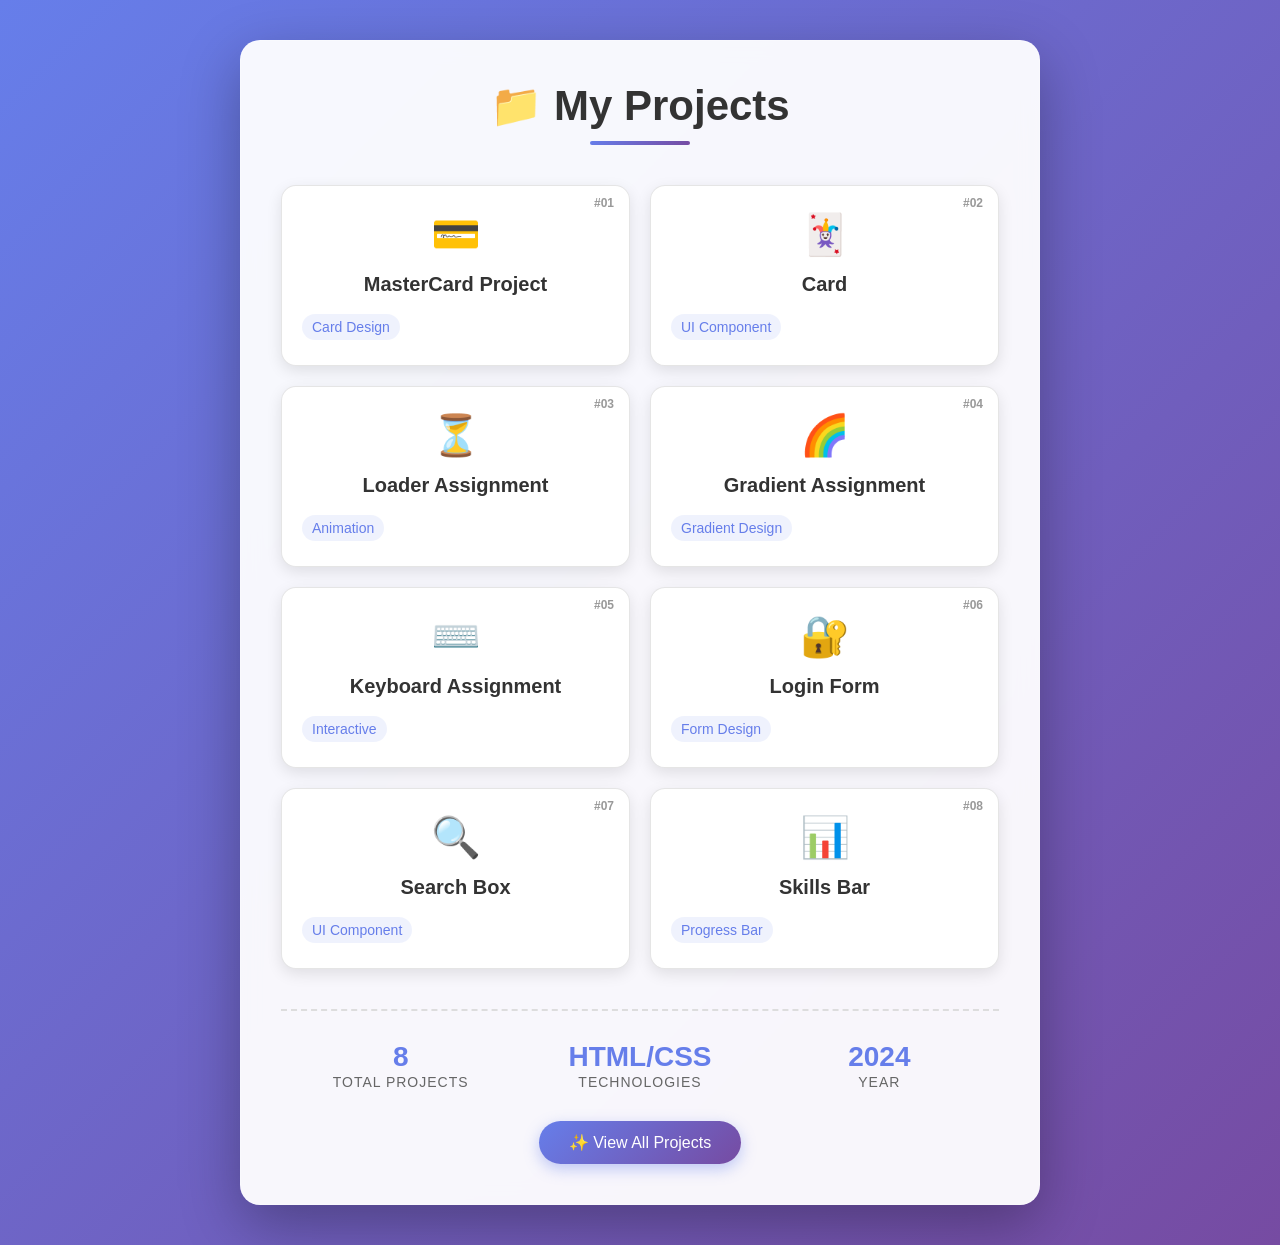
<file: index.html>
<!DOCTYPE html>
<html lang="en">
<head>
    <meta charset="UTF-8">
    <meta name="viewport" content="width=device-width, initial-scale=1.0">
    <title>My Projects Portfolio</title>
    <style>
        * {
            margin: 0;
            padding: 0;
            box-sizing: border-box;
            font-family: 'Segoe UI', Tahoma, Geneva, Verdana, sans-serif;
        }

        body {
            background: linear-gradient(135deg, #667eea 0%, #764ba2 100%);
            min-height: 100vh;
            padding: 40px 20px;
        }

        .container {
            max-width: 800px;
            margin: 0 auto;
            background: rgba(255, 255, 255, 0.95);
            border-radius: 20px;
            box-shadow: 0 20px 60px rgba(0, 0, 0, 0.3);
            padding: 40px;
            backdrop-filter: blur(10px);
            border: 1px solid rgba(255, 255, 255, 0.2);
        }

        h1 {
            text-align: center;
            color: #333;
            font-size: 42px;
            margin-bottom: 20px;
            position: relative;
            padding-bottom: 15px;
        }

        h1::after {
            content: '';
            position: absolute;
            bottom: 0;
            left: 50%;
            transform: translateX(-50%);
            width: 100px;
            height: 4px;
            background: linear-gradient(135deg, #667eea, #764ba2);
            border-radius: 2px;
        }

        .projects-grid {
            display: grid;
            grid-template-columns: repeat(auto-fit, minmax(250px, 1fr));
            gap: 20px;
            margin-top: 40px;
        }

        .project-card {
            background: white;
            border-radius: 15px;
            padding: 25px 20px;
            text-decoration: none;
            color: #333;
            transition: all 0.3s ease;
            border: 1px solid rgba(0, 0, 0, 0.1);
            position: relative;
            overflow: hidden;
            box-shadow: 0 5px 15px rgba(0, 0, 0, 0.1);
        }

        .project-card::before {
            content: '';
            position: absolute;
            top: 0;
            left: 0;
            width: 100%;
            height: 4px;
            background: linear-gradient(135deg, #667eea, #764ba2);
            transform: translateX(-100%);
            transition: transform 0.3s ease;
        }

        .project-card:hover {
            transform: translateY(-5px);
            box-shadow: 0 15px 30px rgba(0, 0, 0, 0.2);
        }

        .project-card:hover::before {
            transform: translateX(0);
        }

        .project-icon {
            font-size: 40px;
            margin-bottom: 15px;
            text-align: center;
        }

        .project-title {
            font-size: 20px;
            font-weight: 600;
            margin-bottom: 8px;
            text-align: center;
            color: #333;
        }

        .project-type {
            font-size: 14px;
            color: #667eea;
            text-align: center;
            font-weight: 500;
            background: rgba(102, 126, 234, 0.1);
            padding: 5px 10px;
            border-radius: 20px;
            display: inline-block;
            width: auto;
            margin: 10px auto 0;
        }

        .project-number {
            position: absolute;
            top: 10px;
            right: 15px;
            font-size: 12px;
            color: #999;
            font-weight: 600;
        }

        .stats {
            display: flex;
            justify-content: space-between;
            margin-top: 40px;
            padding-top: 30px;
            border-top: 2px dashed #ddd;
        }

        .stat-item {
            text-align: center;
            flex: 1;
        }

        .stat-number {
            font-size: 28px;
            font-weight: 700;
            color: #667eea;
            display: block;
        }

        .stat-label {
            font-size: 14px;
            color: #666;
            text-transform: uppercase;
            letter-spacing: 1px;
        }

        .view-all {
            text-align: center;
            margin-top: 30px;
        }

        .view-all-btn {
            display: inline-block;
            padding: 12px 30px;
            background: linear-gradient(135deg, #667eea, #764ba2);
            color: white;
            text-decoration: none;
            border-radius: 30px;
            font-weight: 500;
            transition: all 0.3s ease;
            border: none;
            cursor: pointer;
            box-shadow: 0 5px 15px rgba(102, 126, 234, 0.4);
        }

        .view-all-btn:hover {
            transform: translateY(-2px);
            box-shadow: 0 8px 25px rgba(102, 126, 234, 0.6);
        }

        @media (max-width: 600px) {
            .container {
                padding: 20px;
            }
            
            h1 {
                font-size: 32px;
            }
            
            .projects-grid {
                grid-template-columns: 1fr;
            }
            
            .stats {
                flex-direction: column;
                gap: 20px;
            }
        }
    </style>
</head>
<body>
    <div class="container">
        <h1>📁 My Projects</h1>
        
        <div class="projects-grid">
            <a href="mastercard.html" class="project-card">
                <span class="project-number">#01</span>
                <div class="project-icon">💳</div>
                <div class="project-title">MasterCard Project</div>
                <div class="project-type">Card Design</div>
            </a>

            <a href="profilecard.html" class="project-card">
                <span class="project-number">#02</span>
                <div class="project-icon">🃏</div>
                <div class="project-title">Card</div>
                <div class="project-type">UI Component</div>
            </a>

            <a href="loader.html" class="project-card">
                <span class="project-number">#03</span>
                <div class="project-icon">⏳</div>
                <div class="project-title">Loader Assignment</div>
                <div class="project-type">Animation</div>
            </a>

            <a href="gradient.html" class="project-card">
                <span class="project-number">#04</span>
                <div class="project-icon">🌈</div>
                <div class="project-title">Gradient Assignment</div>
                <div class="project-type">Gradient Design</div>
            </a>

            <a href="Keyboard.html" class="project-card">
                <span class="project-number">#05</span>
                <div class="project-icon">⌨️</div>
                <div class="project-title">Keyboard Assignment</div>
                <div class="project-type">Interactive</div>
            </a>

            <a href="login.html" class="project-card">
                <span class="project-number">#06</span>
                <div class="project-icon">🔐</div>
                <div class="project-title">Login Form</div>
                <div class="project-type">Form Design</div>
            </a>

            <a href="searchbox.html" class="project-card">
                <span class="project-number">#07</span>
                <div class="project-icon">🔍</div>
                <div class="project-title">Search Box</div>
                <div class="project-type">UI Component</div>
            </a>

            <a href="skillbar.html" class="project-card">
                <span class="project-number">#08</span>
                <div class="project-icon">📊</div>
                <div class="project-title">Skills Bar</div>
                <div class="project-type">Progress Bar</div>
            </a>
        </div>

        <div class="stats">
            <div class="stat-item">
                <span class="stat-number">8</span>
                <span class="stat-label">Total Projects</span>
            </div>
            <div class="stat-item">
                <span class="stat-number">HTML/CSS</span>
                <span class="stat-label">Technologies</span>
            </div>
            <div class="stat-item">
                <span class="stat-number">2024</span>
                <span class="stat-label">Year</span>
            </div>
        </div>

        <div class="view-all">
            <a href="#" class="view-all-btn">✨ View All Projects</a>
        </div>
    </div>
</body>
</html>
</file>
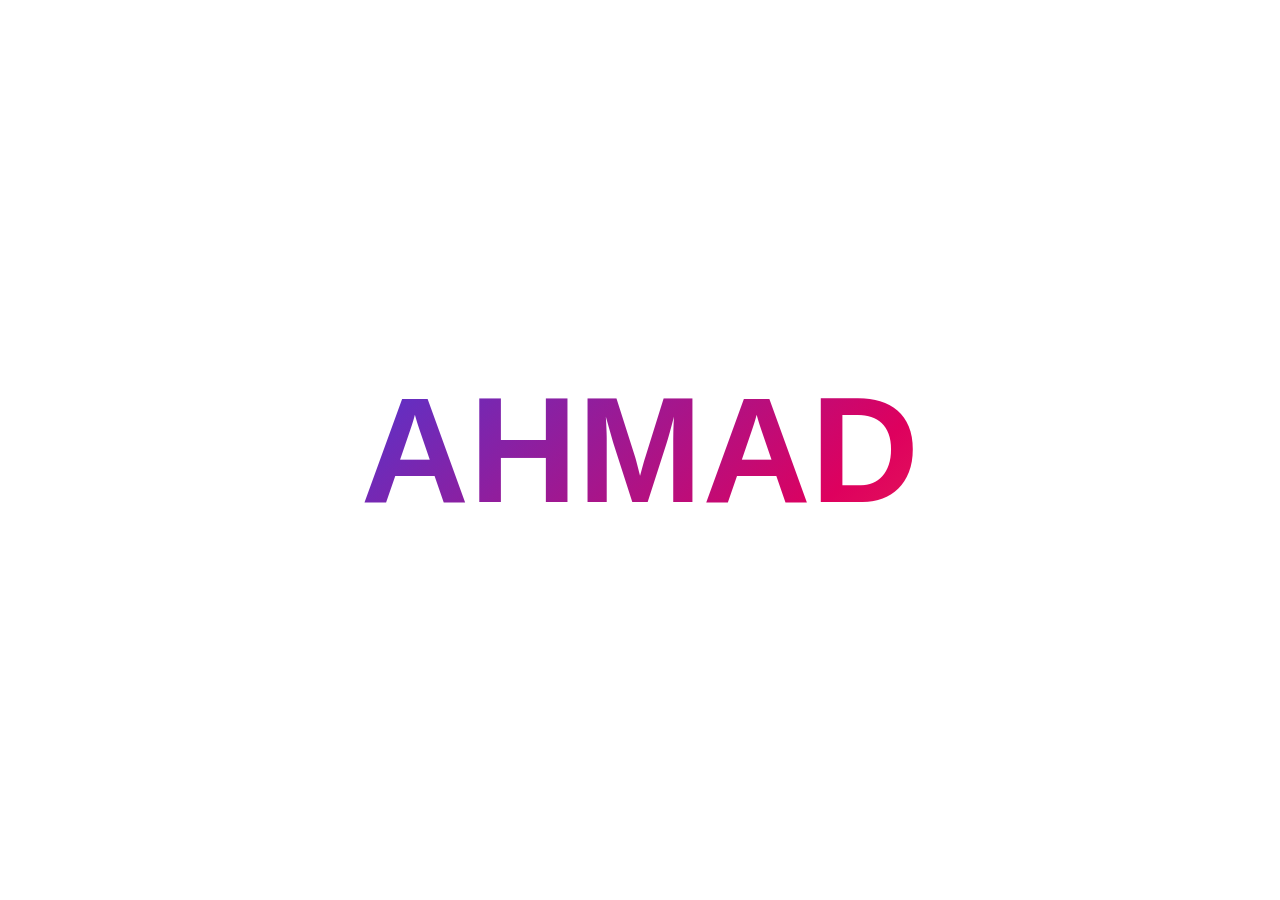
<file: gradient.html>
<!DOCTYPE html>
<html lang="en">
<head>
    <meta charset="UTF-8">
    <meta name="viewport" content="width=device-width, initial-scale=1.0">
    <title>Document</title>
    <link rel="stylesheet" href="gradient.css">
</head>
<body>
    <div contenteditable="true" class="main-text">
        Ahmad
    </div>
</body>
</html>
</file>
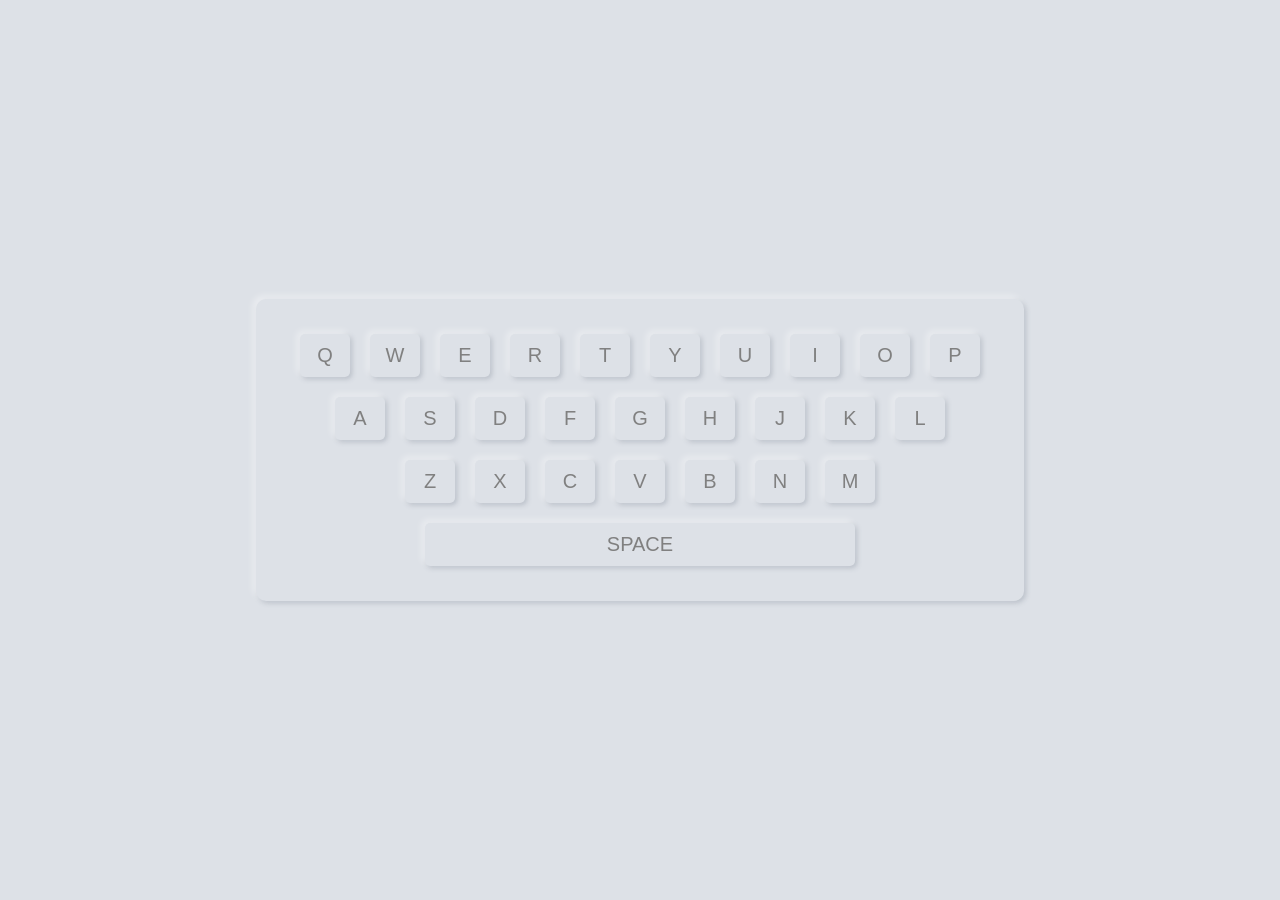
<file: Keyboard.html>
<!DOCTYPE html>
<html lang="en">
<head>
    <meta charset="UTF-8">
    <meta name="viewport" content="width=device-width, initial-scale=1.0">
    <title>Document</title>
    <link rel="stylesheet" href="keyboard.css">
</head>
<body>
    <div class="container">
        <div class="wrapper">
            <div class="key">
                <input type="button" value="q">
                <input type="button" value="w">
                <input type="button" value="e">
                <input type="button" value="r">
                <input type="button" value="t">
                <input type="button" value="y">
                <input type="button" value="u">
                <input type="button" value="i">
                <input type="button" value="o">
                <input type="button" value="p">
            </div>
            <div class="key">
                <input type="button" value="a">
                <input type="button" value="s">
                <input type="button" value="d">
                <input type="button" value="f">
                <input type="button" value="g">
                <input type="button" value="h">
                <input type="button" value="j">
                <input type="button" value="k">
                <input type="button" value="l">
            </div>
            <div class="key">
                <input type="button" value="z">
                <input type="button" value="x">
                <input type="button" value="c">
                <input type="button" value="v">
                <input type="button" value="b">
                <input type="button" value="n">
                <input type="button" value="m">
            </div>
            <div class="key">
                <input type="button" value="space">
            </div>
        </div>
    </div>
</body>
</html>
</file>
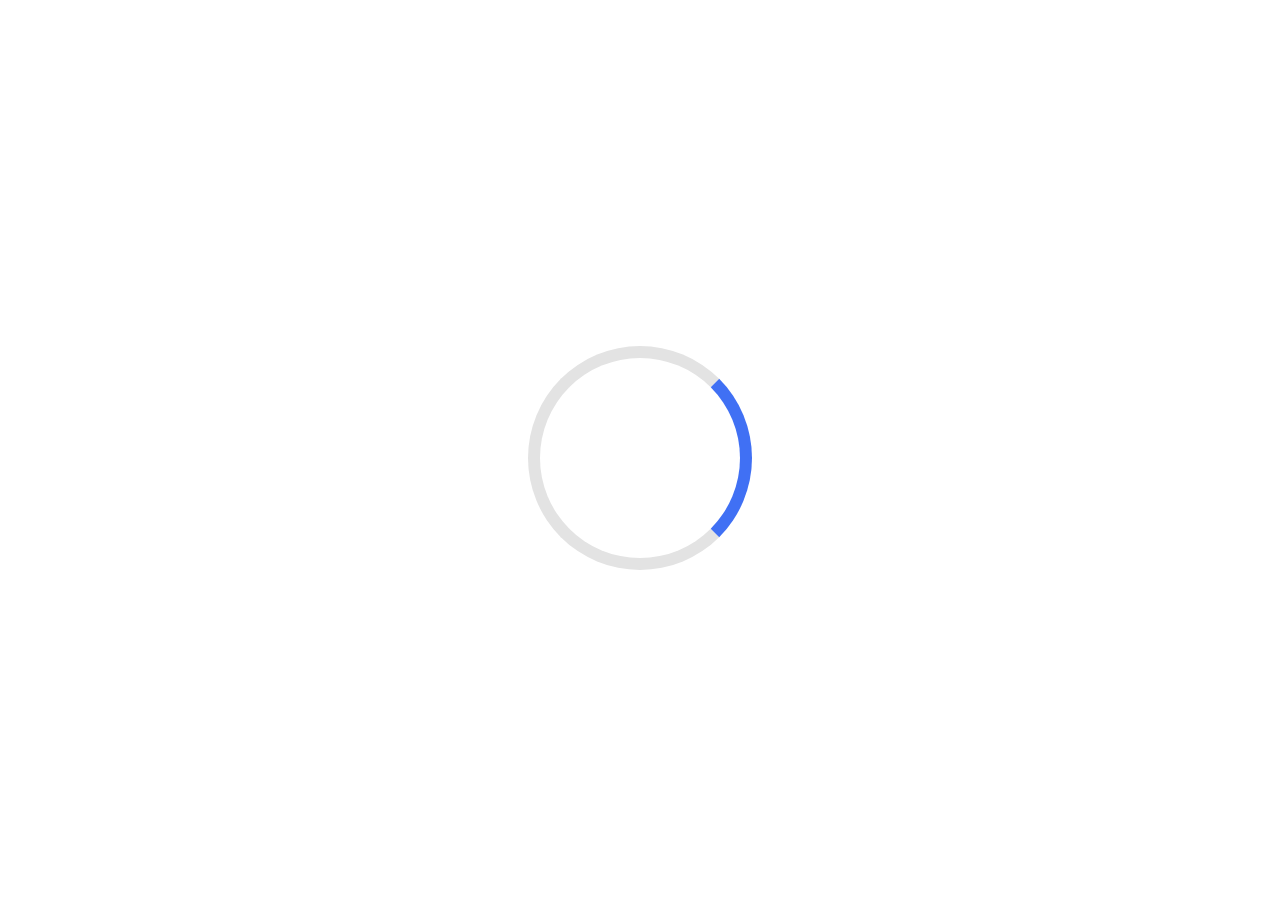
<file: loader.html>
<!DOCTYPE html>
<html lang="en">
<head>
    <meta charset="UTF-8">
    <meta name="viewport" content="width=device-width, initial-scale=1.0">
    <title>Document</title>
    <link rel="stylesheet" href="loader.css">
</head>
<body>
    <div class="loader"></div>
</body>
</html>
</file>
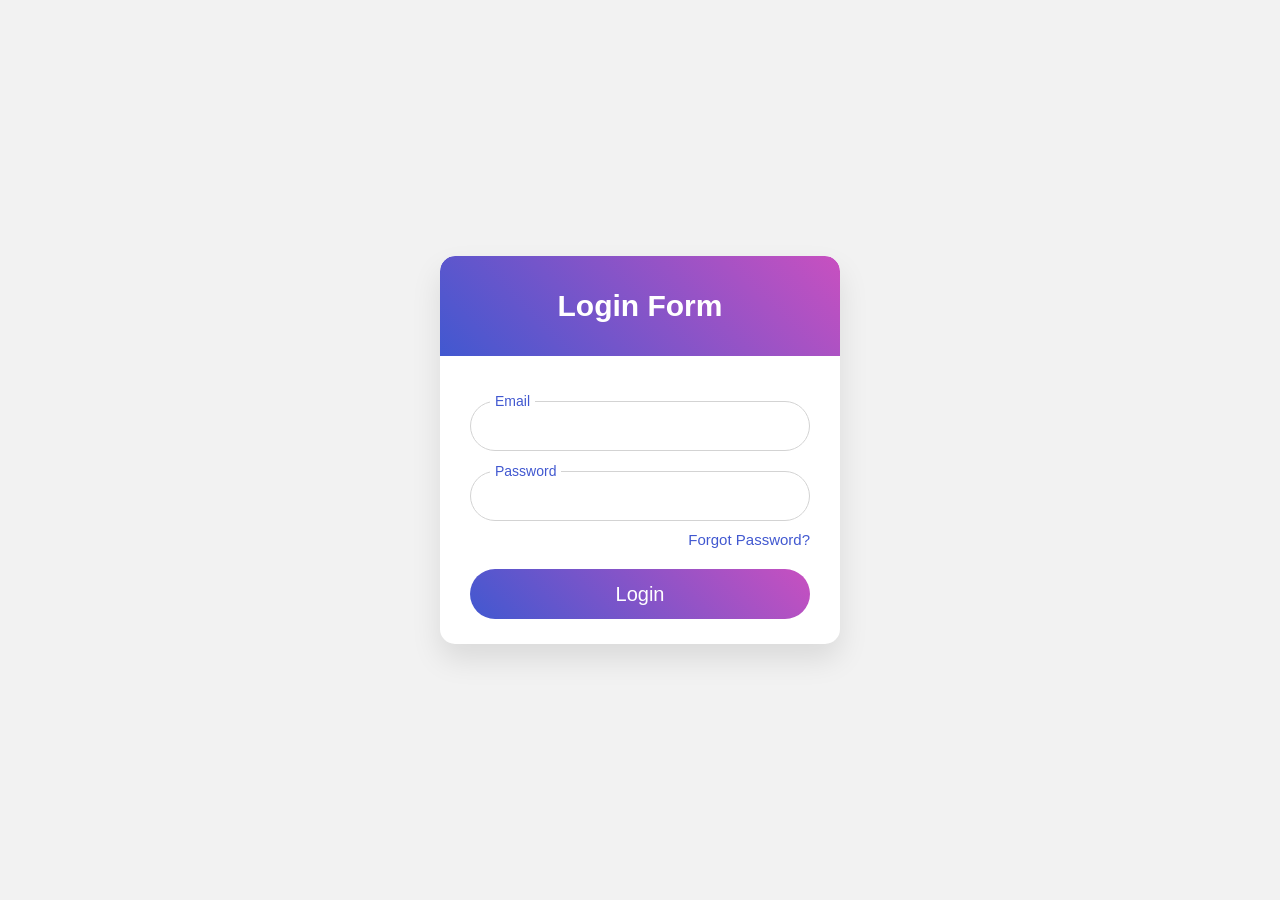
<file: login.html>
<!DOCTYPE html>
<html lang="en">
<head>
    <meta charset="UTF-8">
    <meta name="viewport" content="width=device-width, initial-scale=1.0">
    <title>Login Form</title>
    <link rel="stylesheet" href="login.css">
</head>
<body>
    <div class="wrapper">
        <div class="title">Login Form</div>
        <form action="#">
            <div class="field">
                <input type="text">
                <label>Email</label>
            </div>
            <div class="field">
                <input type="password">
                <label>Password</label>
            </div>
            <div class="pass-link"><a href="#">Forgot Password?</a></div>
            <div class="field">
                <input type="submit" value="Login">
            </div>
        </form>
    </div>
</body>
</html>
</file>
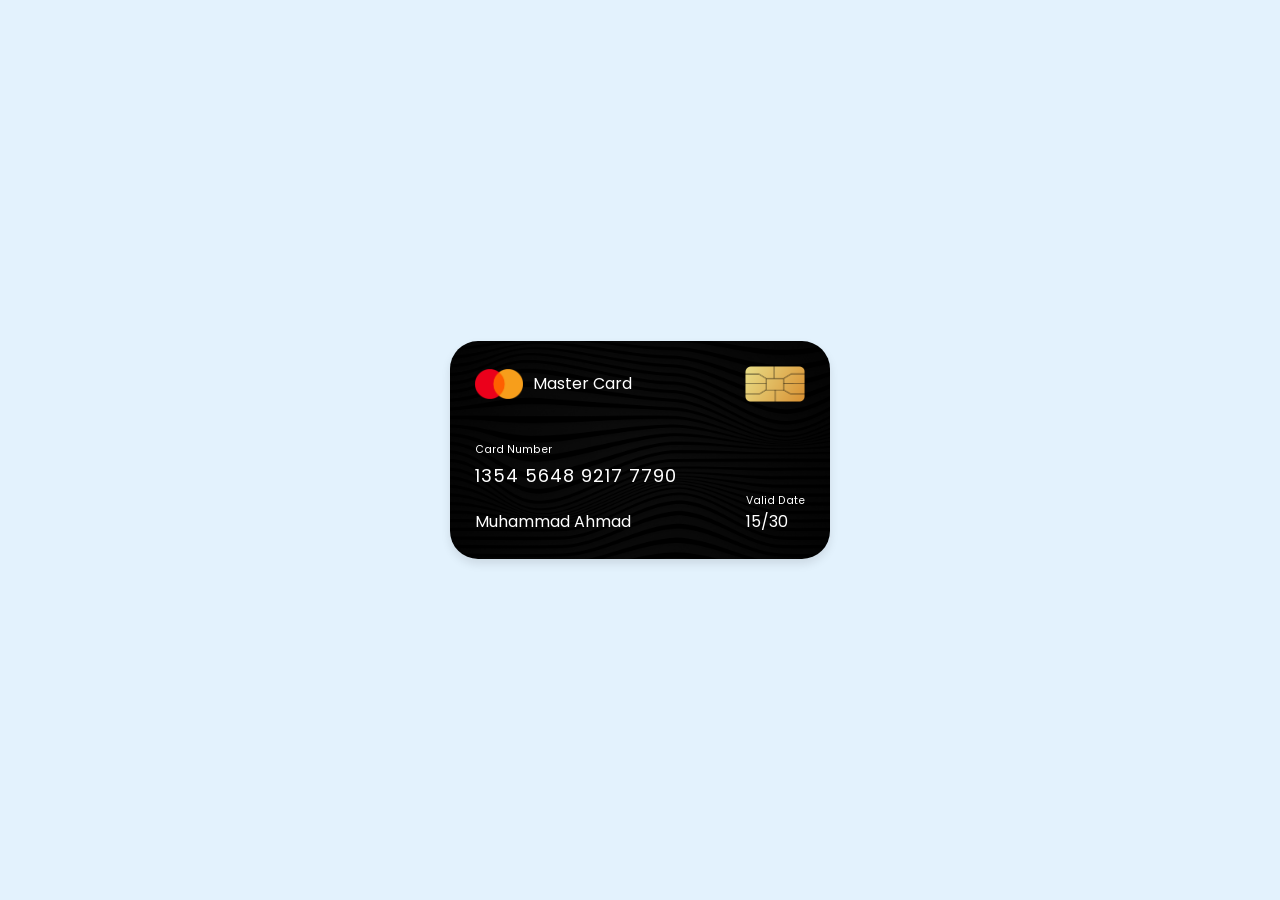
<file: mastercard.html>
<!DOCTYPE html>
<html lang="en">
<head>
    <meta charset="UTF-8">
    <meta name="viewport" content="width=device-width, initial-scale=1.0">
    <title>Document</title>
    <link rel="stylesheet" href="mastercard.css" >

</head>
<body>
    <div class="container">
       <header>
         <span class="logo">
            <img src="logo.png" alt="Master Card Logo" >
        <h5>
            Master Card
        </h5>
        </span>
            <img src="chip.png" alt="chip" class="chip">
       </header>

       <div class="card-details">
        <div  class="name-number">
            <h6>Card Number</h6>
            <h5 class="number">1354 5648 9217 7790</h5>
            <h5 class="name">Muhammad Ahmad</h5>
        </div>
        <div class="valid-date">
            <h6>Valid Date</h6>
            <h5>15/30</h5>
        </div>
       </div>
    </div>
</body>
</html>
</file>
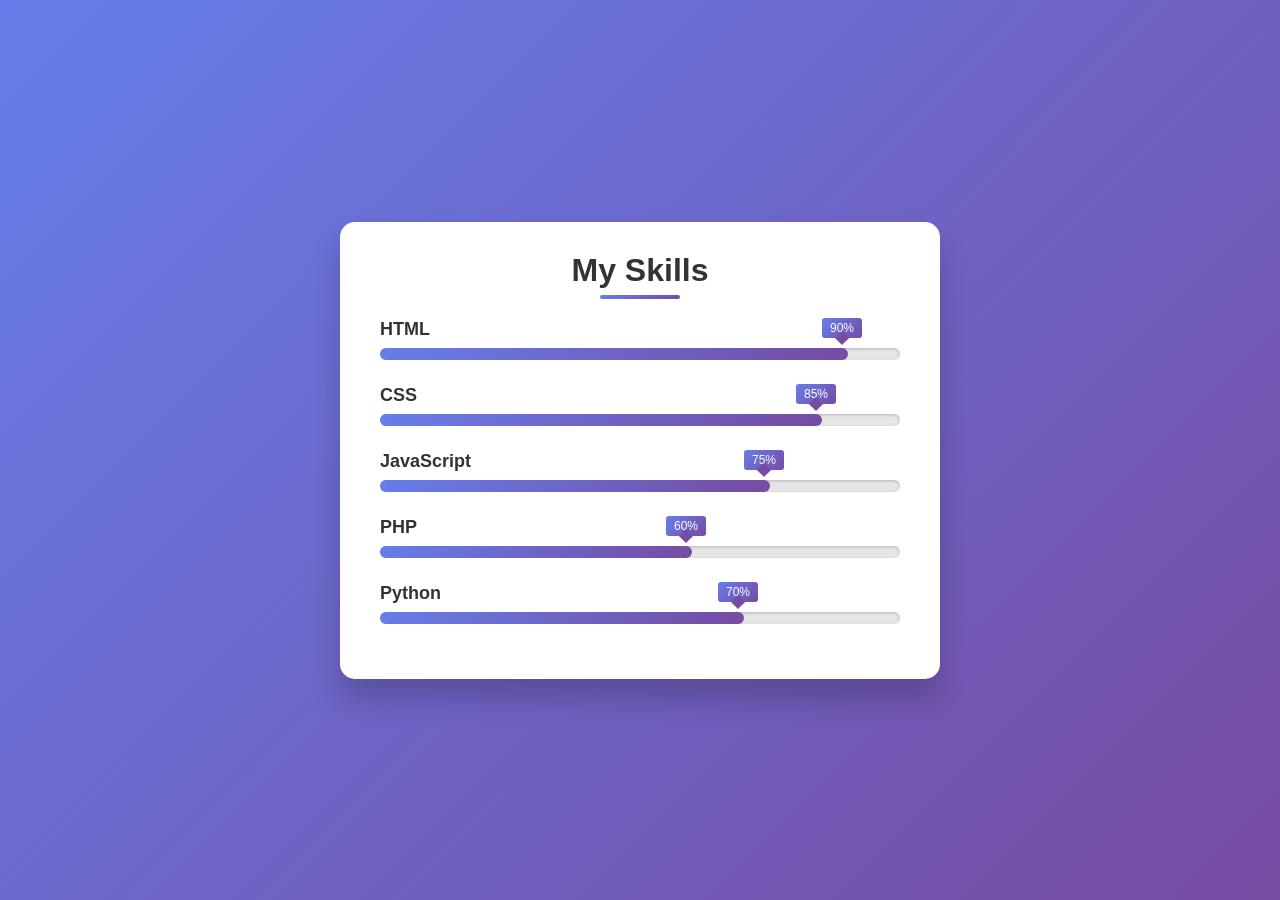
<file: skillbar.html>
<!DOCTYPE html>
<html lang="en">
<head>
    <meta charset="UTF-8">
    <meta name="viewport" content="width=device-width, initial-scale=1.0">
    <title>Animated Skills Bar</title>
    <link rel="stylesheet" href="skillbar.css">
</head>
<body>
    <div class="container">
        <h1>My Skills</h1>
        
        <div class="skill-box">
            <span class="title">HTML</span>
            <div class="skill-bar">
                <span class="skill-per html">
                    <span class="tooltip">90%</span>
                </span>
            </div>
        </div>

        <div class="skill-box">
            <span class="title">CSS</span>
            <div class="skill-bar">
                <span class="skill-per css">
                    <span class="tooltip">85%</span>
                </span>
            </div>
        </div>

        <div class="skill-box">
            <span class="title">JavaScript</span>
            <div class="skill-bar">
                <span class="skill-per javascript">
                    <span class="tooltip">75%</span>
                </span>
            </div>
        </div>

        <div class="skill-box">
            <span class="title">PHP</span>
            <div class="skill-bar">
                <span class="skill-per php">
                    <span class="tooltip">60%</span>
                </span>
            </div>
        </div>

        <div class="skill-box">
            <span class="title">Python</span>
            <div class="skill-bar">
                <span class="skill-per python">
                    <span class="tooltip">70%</span>
                </span>
            </div>
        </div>
    </div>
</body>
</html>
</file>
<file: gradient.css>
*{
    padding: 0;
    margin: 0;
    font-family: 'Segoe UI', Tahoma, Geneva, Verdana, sans-serif;
}
html,body{
    display: grid;
    height: 100%;
    place-items: center;
}
.main-text{
    font-size: 150px;
    font-weight: 600;
    text-transform: uppercase;
    background: linear-gradient(135deg,#5335cf 0%,#de005e 25%,#f66e48 50%,#de005e 75%,#5335cf 100%);
    background-size: 400%;
    background-clip: text;
    -webkit-background-clip: text;
    -webkit-text-fill-color: transparent;
animation: animate 10s linear infinite;
}
@keyframes animate{
    100%{
        background-position: 400%;
    }
}
</file>
<file: keyboard.css>
*{
    margin: 0%;
    padding: 0%;
    box-sizing: border-box;
    
}
body{
    display: flex;
    align-items: center;
    justify-content: center;
    min-height: 100vh;
    flex-direction: column;
    background:  #dde1e7;
}
.container{
    width: 60%;
}
.container .wrapper{
    min-width: 750px;
    max-width: 1000px;
    border-radius: 10px;
    padding: 25px;
    background:  #dde1e7;
    box-shadow:  -3px -3px 7px #ffffff73,
                  2px 2px   5px rgba(94, 104, 121,0.288);
}
.wrapper .key{
    display: flex;
    justify-content: center;
}
.wrapper .key input{
    height: 50psx;
    min-width: 50px;
    padding: 10px;
    outline: none;
    border: none;
    margin: 10px;
    border-radius: 5px;
    font-size: 20px;
    color: gray;
    text-transform: uppercase;
    background: #dde1e7;
    box-shadow:  -3px -3px 7px #ffffff73,
                  2px 2px   5px rgba(94, 104, 121,0.288);
}
.wrapper .key input:focus{
    color: #3498db;
    font-size: 19px;
     box-shadow: inset -3px -3px 7px #ffffff73,
                 inset 2px 2px   5px rgba(94, 104, 121,0.288);
}
.wrapper .key input[value=space]{
    width: 60%;}
</file>
<file: loader.css>
body{
    height: 100vh;
    display: flex;
    align-items: center;
    justify-content: center;
}

.loader{
    height: 200px;
    width: 200px;
    border: 12px solid #e3e3e3; 
    border-radius: 50%;
    border-right-color: #4070f4;
    animation: spin 1s linear infinite;
}

@keyframes spin{
    100%{
        transform: rotate(360deg);
    }
}
</file>
<file: login.css>
* {
    font-family: 'Segoe UI', Tahoma, Geneva, Verdana, sans-serif;
    margin: 0;
    padding: 0;
    box-sizing: border-box;
}

html, body {
    display: grid;
    height: 100%;
    place-items: center;
    background: #f2f2f2;
}

.wrapper {
    width: 400px;
    background: #fff;
    border-radius: 15px;
    box-shadow: 0 15px 30px rgba(0, 0, 0, 0.1);
    overflow: hidden;
}

.title {
    line-height: 100px;
    background: linear-gradient(-135deg, #c850c0, #4158d0);
    text-align: center;
    font-size: 30px;
    font-weight: 600;
    color: #fff;
    border-radius: 15px 15px 0 0;
}

form {
    padding: 25px 30px;
}

.field {
    position: relative;
    height: 50px;
    width: 100%;
    margin-top: 20px;
}

.field input {
    height: 100%;
    width: 100%;
    outline: none;
    font-size: 17px;
    padding-left: 20px;
    border: 1px solid lightgrey;
    border-radius: 25px;
    transition: all 0.3s ease;
}

.field input:focus {
    border-color: #4158d0;
}

.field label {
    position: absolute;
    top: 50%;
    left: 20px;
    transform: translateY(-50%);
    font-size: 17px;
    color: #999;
    transition: all 0.3s ease;
    pointer-events: none;
}

.field input:focus ~ label,
.field input:valid ~ label {
    top: 0;
    font-size: 14px;
    color: #4158d0;
    background: #fff;
    padding: 0 5px;
}

.field input[type="submit"] {
    background: linear-gradient(-135deg, #c850c0, #4158d0);
    color: #fff;
    font-size: 20px;
    font-weight: 500;
    border: none;
    padding-left: 0;
    cursor: pointer;
}

.field input[type="submit"]:hover {
    background: linear-gradient(-135deg, #b840b0, #3148c0);
}

.pass-link {
    text-align: right;
    margin: 10px 0 0 5px;
}

.pass-link a {
    color: #4158d0;
    text-decoration: none;
    font-size: 15px;
}

.pass-link a:hover {
    text-decoration: underline;
}
</file>
<file: mastercard.css>
@import url('https://fonts.googleapis.com/css2?family=Poppins:ital,wght@0,100;0,200;0,300;0,400;0,500;0,600;0,700;0,800;0,900;1,100;1,200;1,300;1,400;1,500;1,600;1,700;1,800;1,900&display=swap');
* {
    margin: 0;
    padding: 0;
    box-sizing: border-box;
    font-family: "Poppins", sans-serif;
}
body{
    min-height: 100vh;
    display: flex;
    align-items: center;
    justify-content: center;
    background: #e3f2fd ;
}
.container {
    position: relative;
    background-image: url("bg.png");
    background-size: cover;
    padding: 25px;
    border-radius: 28px;
    max-width: 380px;
    width: 100%;
    box-shadow: 0 5px 10px rgba(0, 0, 0, 0.1);
}
header,
.logo {
    display: flex;
    align-items: center;
    justify-content: space-between;
}
.logo img {
    width: 48px;
    margin-right: 10px;
}
h5 {
    font-size: 16px;
    font-weight: 400;
    color: #fff;
}
header .chip {
    width: 60px;
}
h6 {
    color: #fff;
    font: 10px;
    font-weight: 400;
}
h5.number {
    margin-top: 4px;
    font-size: 18px;
    letter-spacing: 1px;
}
h5.name {
    margin-top: 20px;
}
.container .card-details {
    margin-top: 40px;
    display: flex;
    justify-content: space-between;
    align-items: flex-end;
}
</file>
<file: skillbar.css>
* {
    margin: 0;
    padding: 0;
    box-sizing: border-box;
    font-family: 'Poppins', sans-serif;
}

body {
    height: 100vh;
    background: linear-gradient(135deg, #667eea, #764ba2);
    display: flex;
    align-items: center;
    justify-content: center;
}

.container {
    width: 600px;
    background: #fff;
    border-radius: 15px;
    padding: 30px 40px;
    box-shadow: 0 20px 30px rgba(0, 0, 0, 0.2);
}

.container h1 {
    text-align: center;
    margin-bottom: 30px;
    color: #333;
    font-size: 32px;
    position: relative;
}

.container h1::after {
    content: '';
    position: absolute;
    bottom: -10px;
    left: 50%;
    transform: translateX(-50%);
    width: 80px;
    height: 4px;
    background: linear-gradient(135deg, #667eea, #764ba2);
    border-radius: 2px;
}

.skill-box {
    margin: 25px 0;
}

.skill-box .title {
    display: block;
    font-size: 18px;
    font-weight: 600;
    color: #333;
    margin-bottom: 8px;
}

.skill-box .skill-bar {
    height: 12px;
    width: 100%;
    border-radius: 6px;
    background: rgba(0, 0, 0, 0.1);
    box-shadow: inset 0 1px 3px rgba(0, 0, 0, 0.2);
}

.skill-bar .skill-per {
    position: relative;
    display: block;
    height: 100%;
    width: 0;
    border-radius: 6px;
    background: linear-gradient(135deg, #667eea, #764ba2);
    animation: progress 2s ease-in-out forwards;
    opacity: 0;
}

.skill-per.html {
    width: 90%;
    animation-delay: 0.1s;
}

.skill-per.css {
    width: 85%;
    animation-delay: 0.2s;
}

.skill-per.javascript {
    width: 75%;
    animation-delay: 0.3s;
}

.skill-per.php {
    width: 60%;
    animation-delay: 0.4s;
}

.skill-per.python {
    width: 70%;
    animation-delay: 0.5s;
}

@keyframes progress {
    0% {
        width: 0;
        opacity: 1;
    }
    100% {
        opacity: 1;
    }
}

.skill-per .tooltip {
    position: absolute;
    right: -14px;
    top: -30px;
    background: linear-gradient(135deg, #667eea, #764ba2);
    color: #fff;
    font-size: 12px;
    font-weight: 500;
    padding: 3px 8px;
    border-radius: 3px;
    z-index: 1;
}

.skill-per .tooltip::before {
    content: '';
    position: absolute;
    bottom: -5px;
    left: 50%;
    transform: translateX(-50%) rotate(45deg);
    width: 10px;
    height: 10px;
    background: #764ba2;
}
</file>
